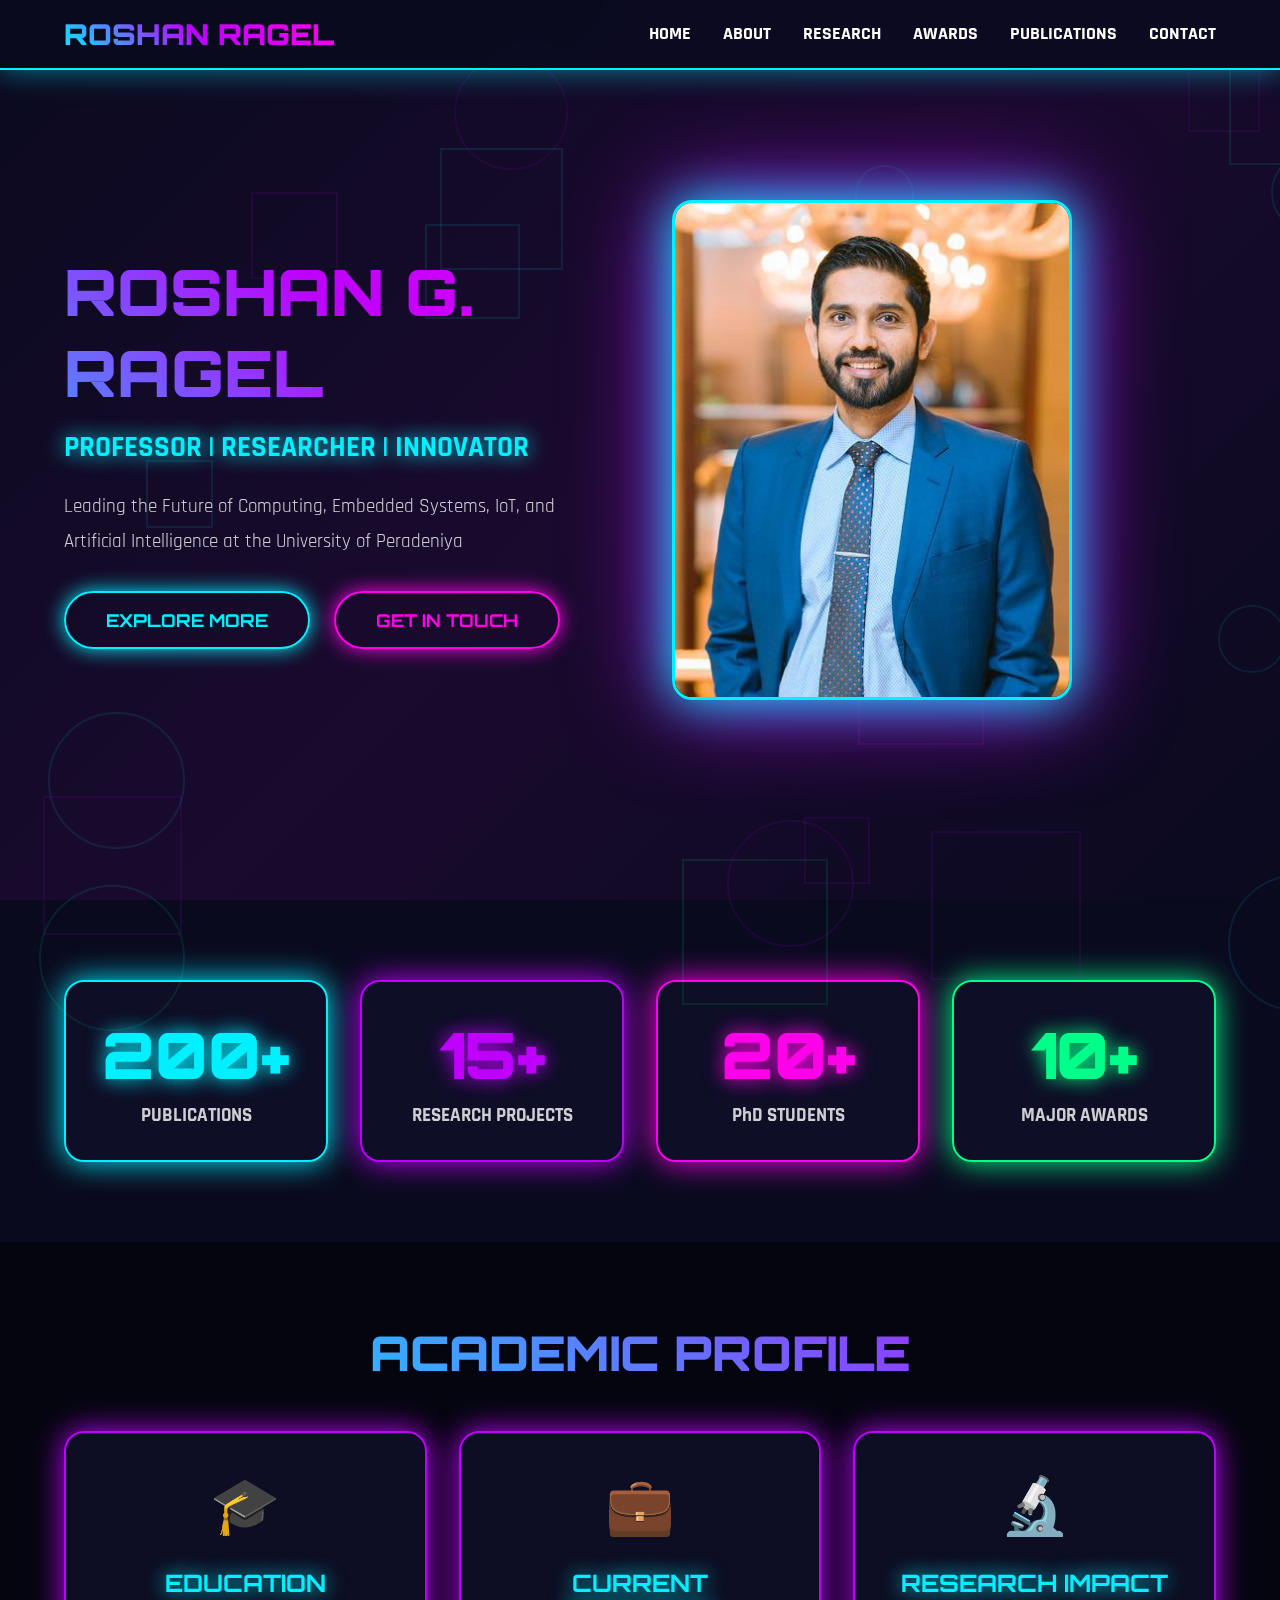
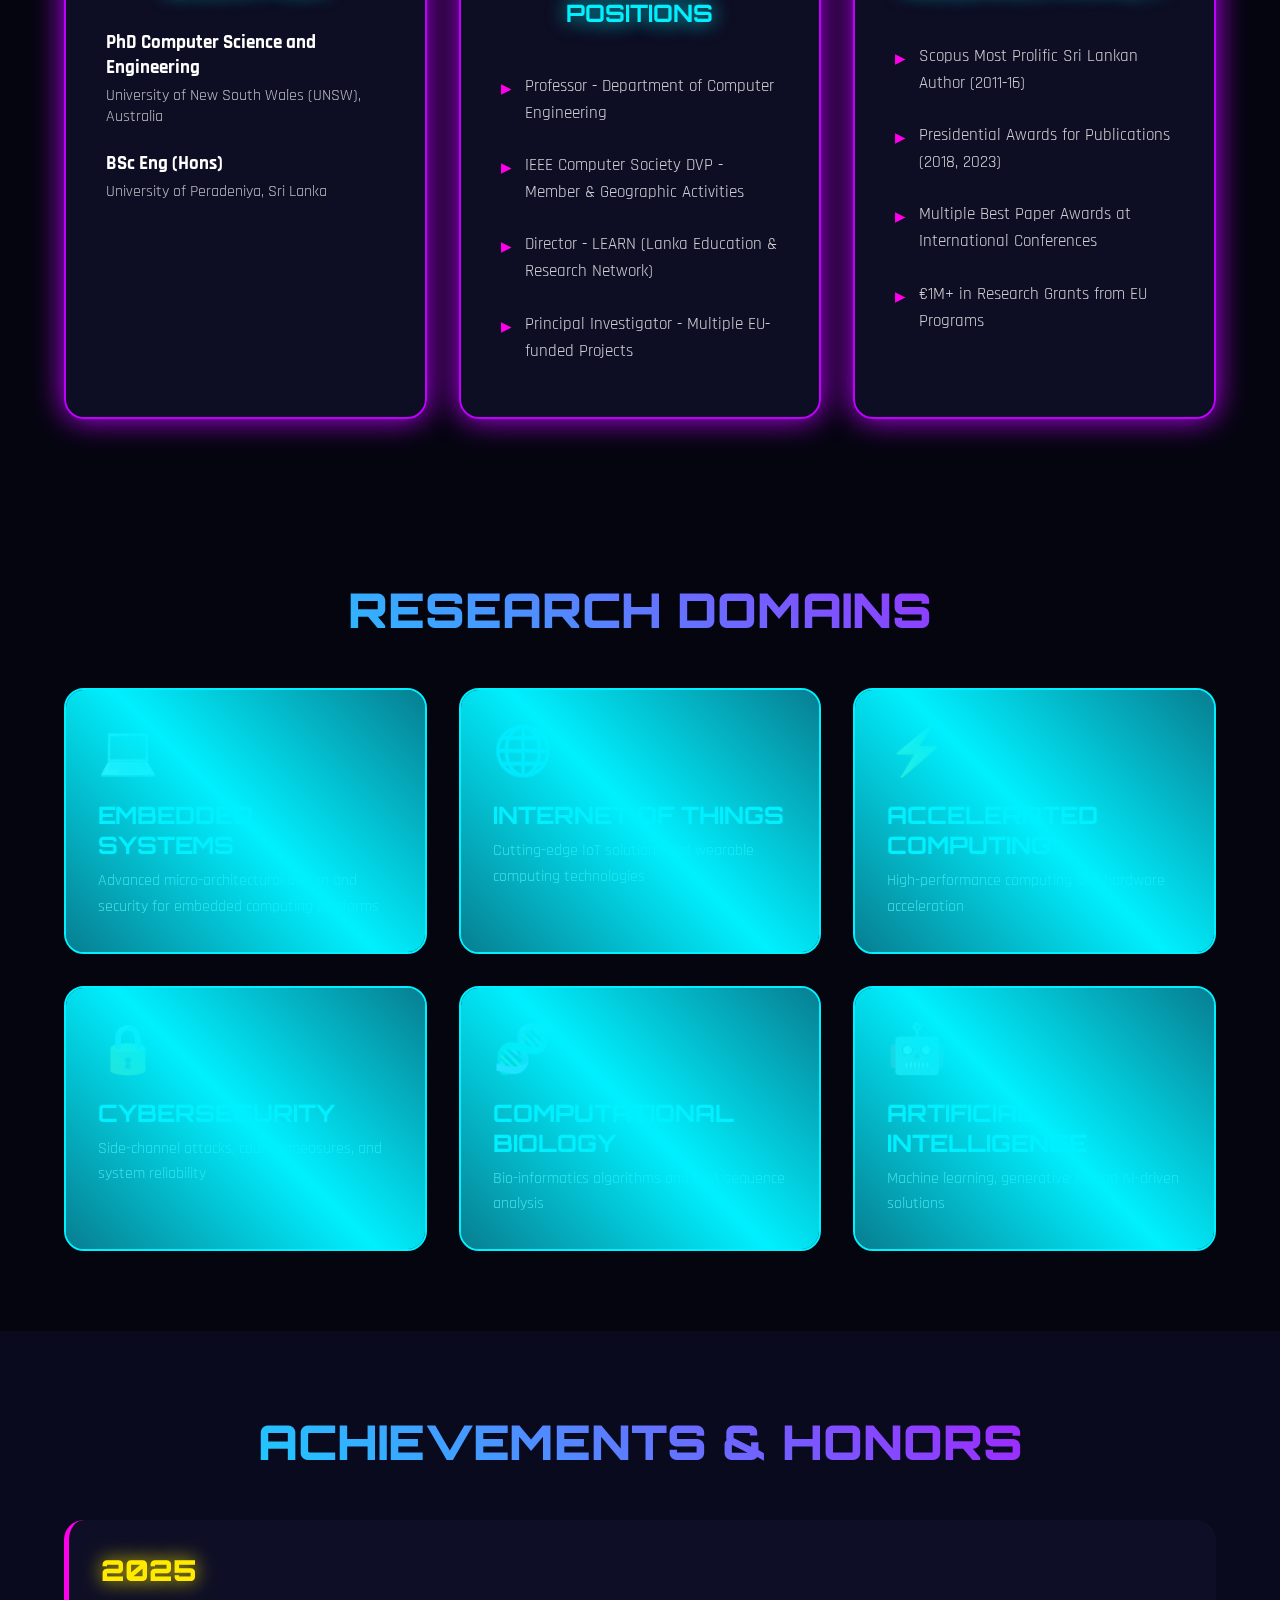
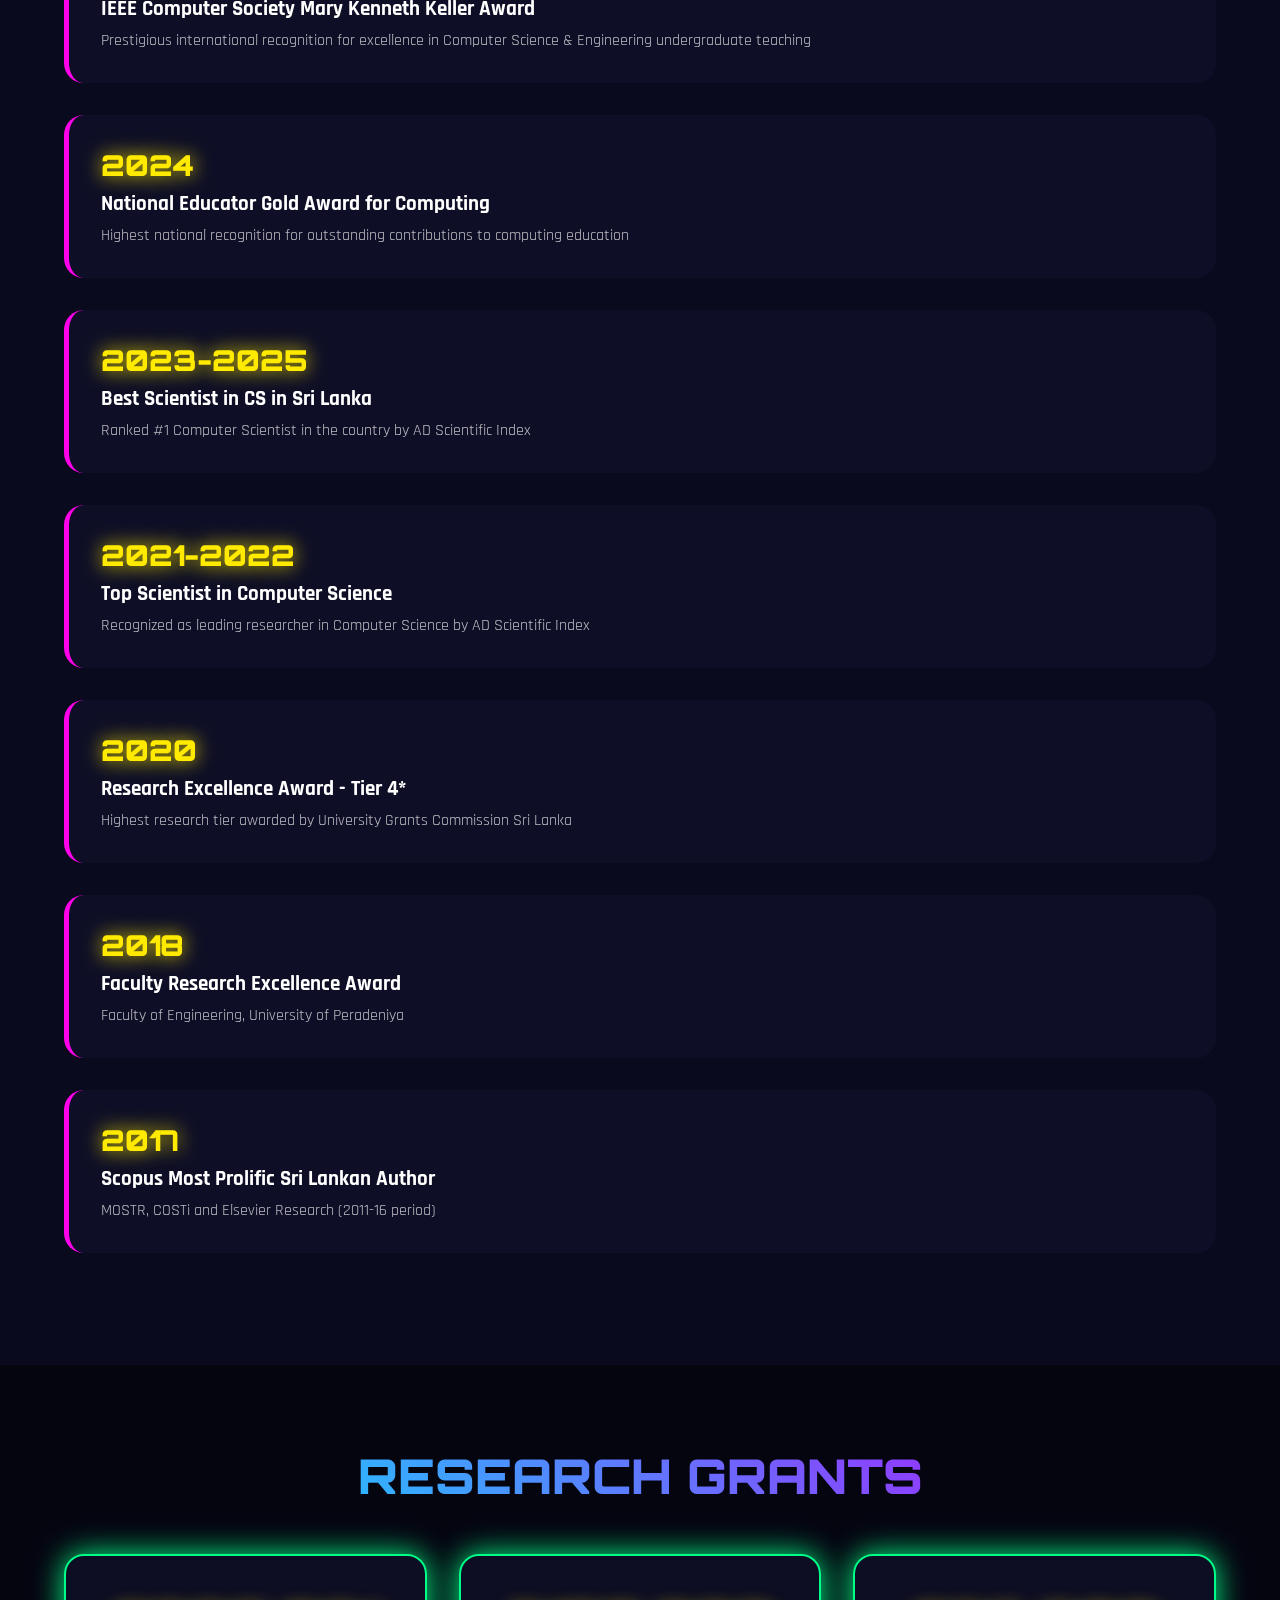
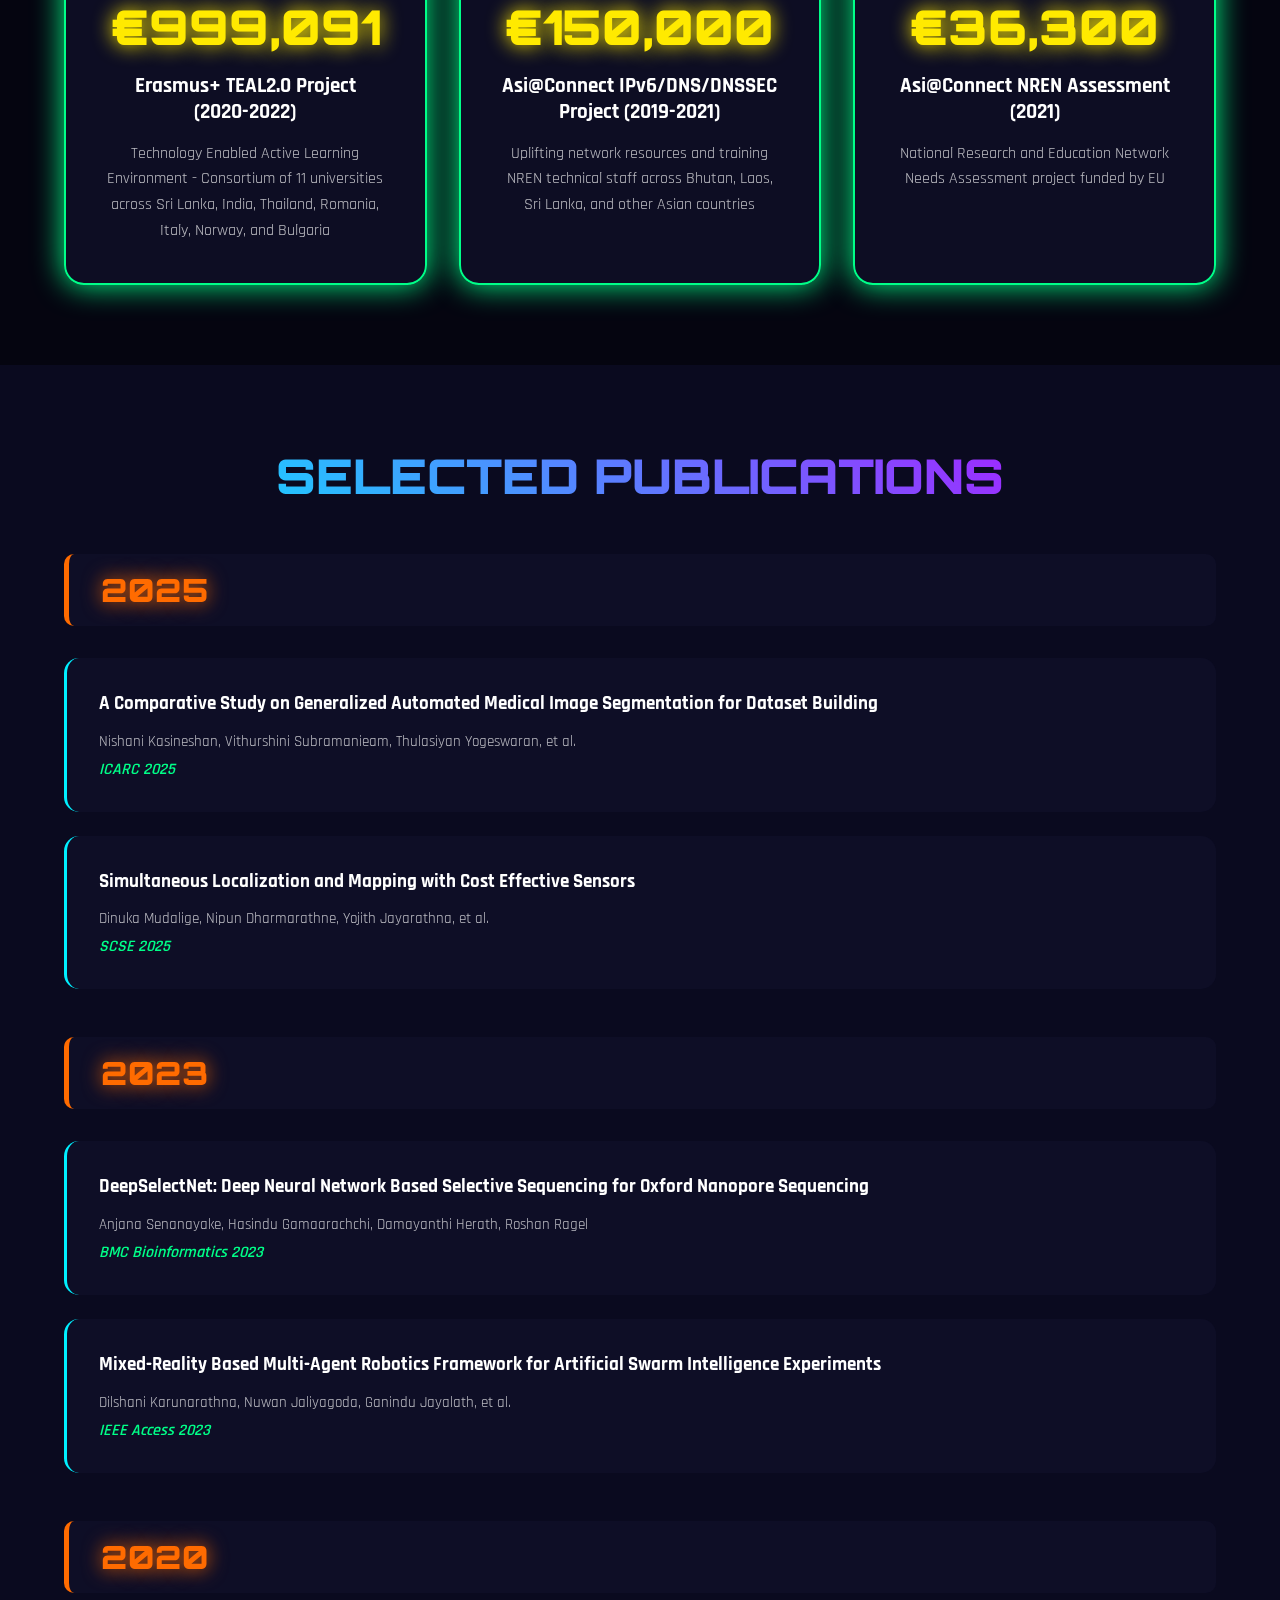
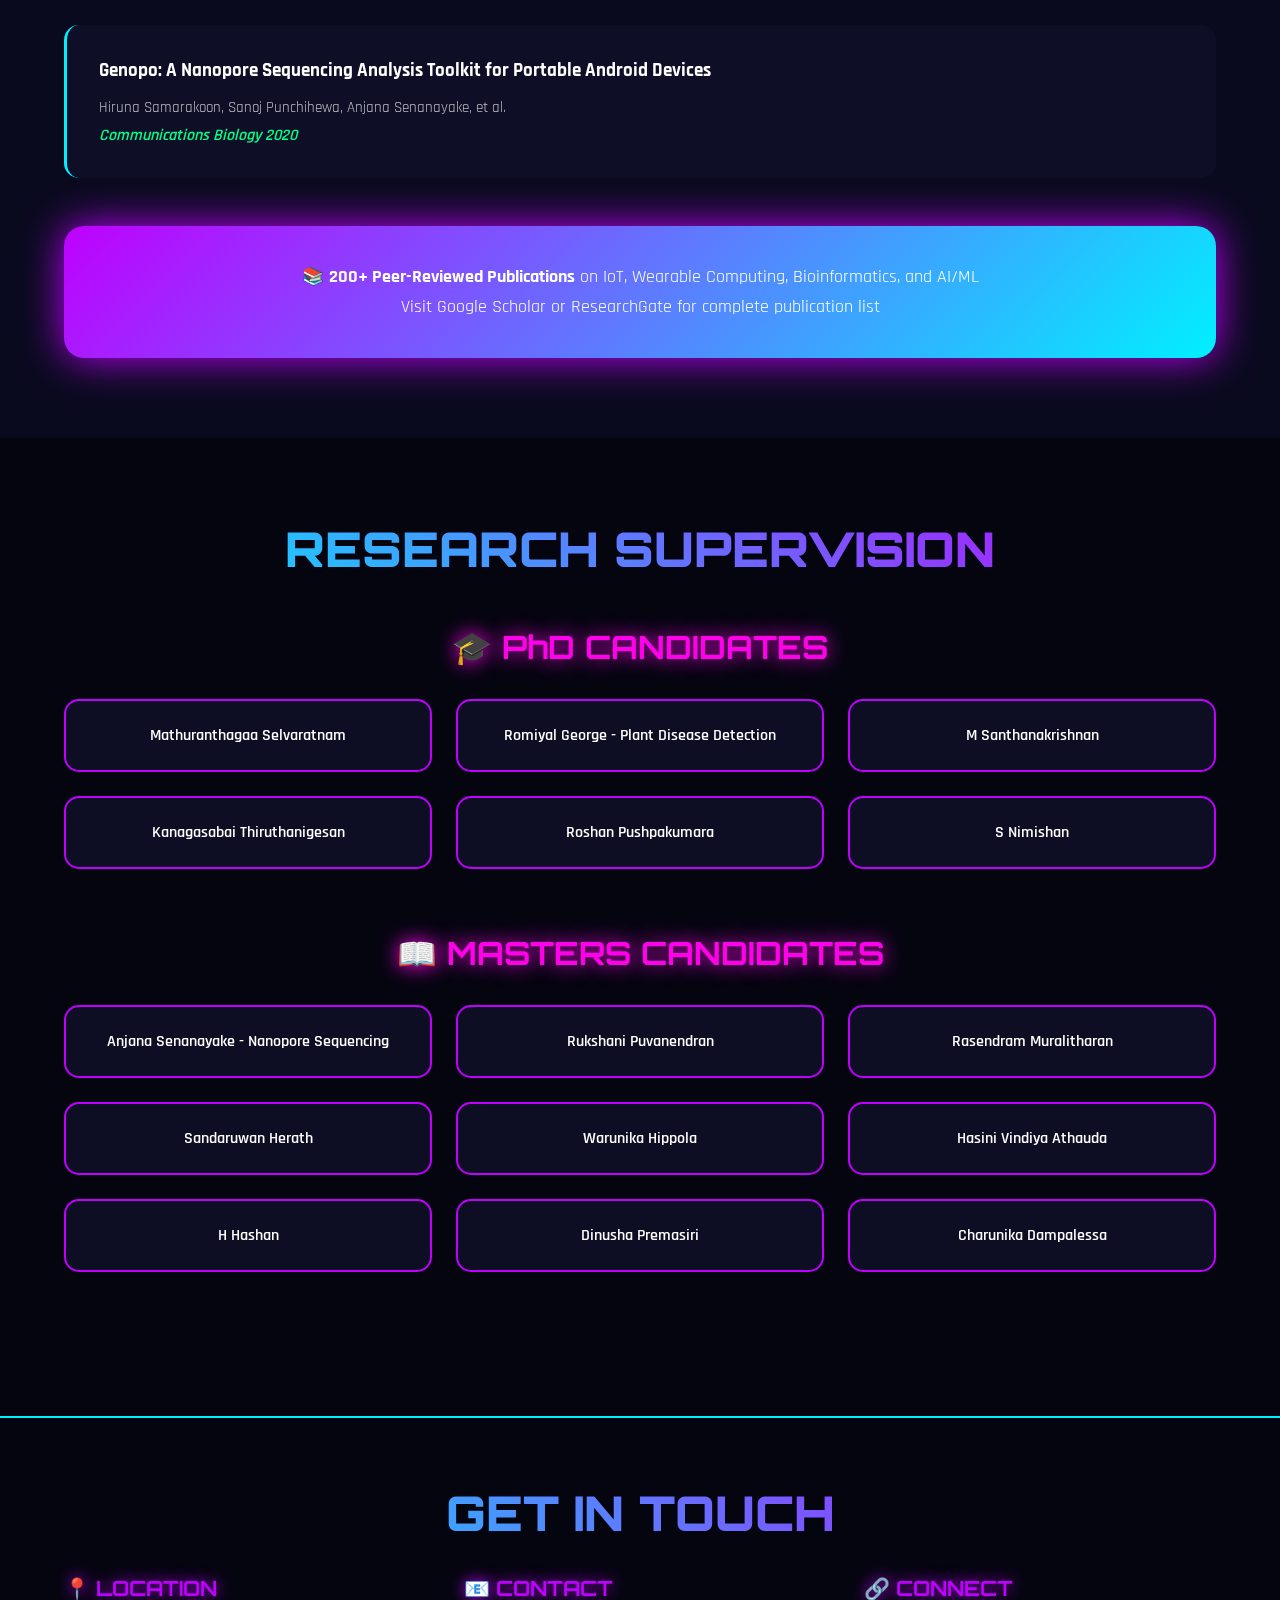
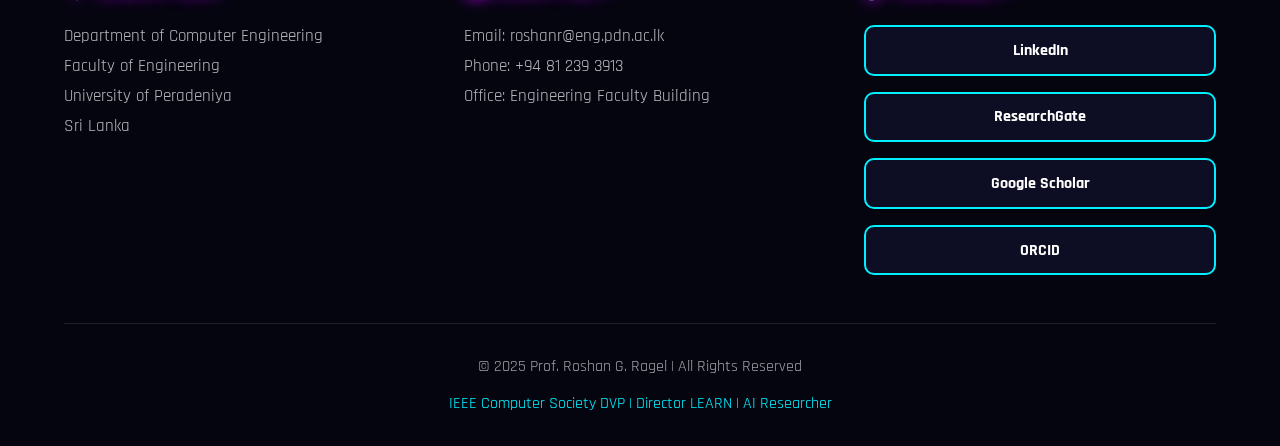
<file: index.html>
<!DOCTYPE html>
<html lang="en">
<head>
    <meta charset="UTF-8">
    <meta name="viewport" content="width=device-width, initial-scale=1.0">
    <title>Prof. Roshan G. Ragel - Tech Portfolio</title>
    <link href="https://fonts.googleapis.com/css2?family=Orbitron:wght@400;700;900&family=Rajdhani:wght@300;500;700&display=swap" rel="stylesheet">
    <style>
        :root {
            --neon-blue: #00f0ff;
            --neon-purple: #bf00ff;
            --neon-pink: #ff00ea;
            --neon-green: #00ff88;
            --neon-orange: #ff6b00;
            --neon-yellow: #ffea00;
            --dark-bg: #0a0a1f;
            --darker-bg: #050510;
            --card-bg: rgba(15, 15, 40, 0.8);
        }

        * {
            margin: 0;
            padding: 0;
            box-sizing: border-box;
        }

        body {
            font-family: 'Rajdhani', sans-serif;
            background: var(--dark-bg);
            color: white;
            overflow-x: hidden;
        }

        /* Animated Matrix Background */
        .matrix-bg {
            position: fixed;
            top: 0;
            left: 0;
            width: 100%;
            height: 100%;
            z-index: -1;
            background: linear-gradient(135deg, #0a0a1f 0%, #1a0a2e 50%, #0a0a1f 100%);
        }

        .matrix-rain {
            position: absolute;
            top: -100%;
            font-size: 14px;
            color: var(--neon-green);
            animation: rain 10s linear infinite;
            opacity: 0.3;
            text-shadow: 0 0 10px var(--neon-green);
        }

        @keyframes rain {
            to {
                top: 110%;
            }
        }

        /* Floating Geometric Shapes */
        .shape {
            position: fixed;
            opacity: 0.1;
            animation: float 20s infinite;
        }

        @keyframes float {
            0%, 100% {
                transform: translateY(0) rotate(0deg);
            }
            50% {
                transform: translateY(-100px) rotate(180deg);
            }
        }

        /* Neon Navigation */
        nav {
            position: fixed;
            top: 0;
            width: 100%;
            background: rgba(10, 10, 31, 0.9);
            backdrop-filter: blur(20px);
            z-index: 1000;
            padding: 1rem 5%;
            border-bottom: 2px solid var(--neon-blue);
            box-shadow: 0 0 30px rgba(0, 240, 255, 0.5);
        }

        .nav-content {
            display: flex;
            justify-content: space-between;
            align-items: center;
            max-width: 1400px;
            margin: 0 auto;
        }

        .logo {
            font-family: 'Orbitron', sans-serif;
            font-size: 1.8rem;
            font-weight: 900;
            background: linear-gradient(45deg, var(--neon-blue), var(--neon-purple), var(--neon-pink));
            -webkit-background-clip: text;
            -webkit-text-fill-color: transparent;
            animation: pulse 2s infinite;
        }

        @keyframes pulse {
            0%, 100% {
                filter: brightness(1);
            }
            50% {
                filter: brightness(1.5);
            }
        }

        .nav-links {
            display: flex;
            gap: 2rem;
            list-style: none;
        }

        .nav-links a {
            color: white;
            text-decoration: none;
            font-weight: 700;
            font-size: 1.1rem;
            position: relative;
            transition: all 0.3s;
        }

        .nav-links a::after {
            content: '';
            position: absolute;
            bottom: -5px;
            left: 0;
            width: 0;
            height: 2px;
            background: linear-gradient(90deg, var(--neon-blue), var(--neon-purple));
            transition: width 0.3s;
        }

        .nav-links a:hover {
            color: var(--neon-blue);
            text-shadow: 0 0 20px var(--neon-blue);
        }

        .nav-links a:hover::after {
            width: 100%;
        }

        /* Hero Section */
        .hero {
            min-height: 100vh;
            display: flex;
            align-items: center;
            justify-content: center;
            padding: 0 5%;
            position: relative;
            overflow: hidden;
        }

        .hero-content {
            max-width: 1400px;
            display: grid;
            grid-template-columns: 1fr 1fr;
            gap: 4rem;
            align-items: center;
            z-index: 1;
        }

        .hero-text h1 {
            font-family: 'Orbitron', sans-serif;
            font-size: 4rem;
            font-weight: 900;
            margin-bottom: 1rem;
            background: linear-gradient(45deg, var(--neon-blue), var(--neon-purple), var(--neon-pink), var(--neon-green));
            background-size: 300% 300%;
            -webkit-background-clip: text;
            -webkit-text-fill-color: transparent;
            animation: gradient 3s ease infinite;
        }

        @keyframes gradient {
            0% {
                background-position: 0% 50%;
            }
            50% {
                background-position: 100% 50%;
            }
            100% {
                background-position: 0% 50%;
            }
        }

        .hero-text h2 {
            font-size: 1.8rem;
            color: var(--neon-blue);
            margin-bottom: 1.5rem;
            text-shadow: 0 0 20px var(--neon-blue);
        }

        .hero-text p {
            font-size: 1.2rem;
            line-height: 1.8;
            margin-bottom: 2rem;
            color: rgba(255, 255, 255, 0.8);
        }

        .hero-buttons {
            display: flex;
            gap: 1.5rem;
        }

        .neon-btn {
            padding: 1rem 2.5rem;
            font-size: 1.1rem;
            font-weight: 700;
            text-decoration: none;
            border: 2px solid;
            border-radius: 50px;
            position: relative;
            overflow: hidden;
            transition: all 0.3s;
            font-family: 'Orbitron', sans-serif;
        }

        .neon-btn.primary {
            color: var(--neon-blue);
            border-color: var(--neon-blue);
            box-shadow: 0 0 20px var(--neon-blue);
        }

        .neon-btn.primary:hover {
            background: var(--neon-blue);
            color: var(--dark-bg);
            box-shadow: 0 0 40px var(--neon-blue);
            transform: translateY(-3px);
        }

        .neon-btn.secondary {
            color: var(--neon-pink);
            border-color: var(--neon-pink);
            box-shadow: 0 0 20px var(--neon-pink);
        }

        .neon-btn.secondary:hover {
            background: var(--neon-pink);
            color: var(--dark-bg);
            box-shadow: 0 0 40px var(--neon-pink);
            transform: translateY(-3px);
        }

        /* Profile Card 3D */
        .profile-3d {
            position: relative;
            perspective: 1000px;
        }

        .profile-card-3d {
            width: 400px;
            height: 500px;
            position: relative;
            transform-style: preserve-3d;
            animation: rotate3d 20s linear infinite;
        }

        @keyframes rotate3d {
            0% {
                transform: rotateY(0deg);
            }
            100% {
                transform: rotateY(360deg);
            }
        }

        .profile-card-3d img {
            width: 100%;
            height: 100%;
            object-fit: cover;
            border-radius: 20px;
            border: 3px solid var(--neon-blue);
            box-shadow: 0 0 50px var(--neon-blue), 0 0 100px var(--neon-purple);
        }

        /* Stats Section */
        .stats-section {
            padding: 5rem 5%;
            position: relative;
        }

        .stats-grid {
            max-width: 1400px;
            margin: 0 auto;
            display: grid;
            grid-template-columns: repeat(4, 1fr);
            gap: 2rem;
        }

        .stat-card {
            background: var(--card-bg);
            padding: 2rem;
            border-radius: 20px;
            border: 2px solid;
            text-align: center;
            position: relative;
            overflow: hidden;
            transition: all 0.3s;
        }

        .stat-card:nth-child(1) {
            border-color: var(--neon-blue);
            box-shadow: 0 0 30px var(--neon-blue);
        }

        .stat-card:nth-child(2) {
            border-color: var(--neon-purple);
            box-shadow: 0 0 30px var(--neon-purple);
        }

        .stat-card:nth-child(3) {
            border-color: var(--neon-pink);
            box-shadow: 0 0 30px var(--neon-pink);
        }

        .stat-card:nth-child(4) {
            border-color: var(--neon-green);
            box-shadow: 0 0 30px var(--neon-green);
        }

        .stat-card:hover {
            transform: translateY(-10px) scale(1.05);
        }

        .stat-number {
            font-family: 'Orbitron', sans-serif;
            font-size: 4rem;
            font-weight: 900;
            margin-bottom: 0.5rem;
        }

        .stat-card:nth-child(1) .stat-number {
            color: var(--neon-blue);
            text-shadow: 0 0 20px var(--neon-blue);
        }

        .stat-card:nth-child(2) .stat-number {
            color: var(--neon-purple);
            text-shadow: 0 0 20px var(--neon-purple);
        }

        .stat-card:nth-child(3) .stat-number {
            color: var(--neon-pink);
            text-shadow: 0 0 20px var(--neon-pink);
        }

        .stat-card:nth-child(4) .stat-number {
            color: var(--neon-green);
            text-shadow: 0 0 20px var(--neon-green);
        }

        .stat-label {
            font-size: 1.2rem;
            font-weight: 700;
            color: rgba(255, 255, 255, 0.8);
        }

        /* Skills Section */
        .skills-section {
            padding: 5rem 5%;
            background: var(--darker-bg);
        }

        .section-title {
            font-family: 'Orbitron', sans-serif;
            font-size: 3rem;
            font-weight: 900;
            text-align: center;
            margin-bottom: 3rem;
            background: linear-gradient(45deg, var(--neon-blue), var(--neon-purple));
            -webkit-background-clip: text;
            -webkit-text-fill-color: transparent;
        }

        .skills-grid {
            max-width: 1400px;
            margin: 0 auto;
            display: grid;
            grid-template-columns: repeat(3, 1fr);
            gap: 2rem;
        }

        .skill-card {
            background: var(--card-bg);
            padding: 2rem;
            border-radius: 20px;
            border: 2px solid var(--neon-blue);
            transition: all 0.3s;
            position: relative;
            overflow: hidden;
        }

        .skill-card::before {
            content: '';
            position: absolute;
            top: -50%;
            left: -50%;
            width: 200%;
            height: 200%;
            background: linear-gradient(45deg, transparent, var(--neon-blue), transparent);
            animation: scanline 3s linear infinite;
        }

        @keyframes scanline {
            0% {
                transform: translateX(-100%) translateY(-100%) rotate(45deg);
            }
            100% {
                transform: translateX(100%) translateY(100%) rotate(45deg);
            }
        }

        .skill-card:hover {
            border-color: var(--neon-purple);
            box-shadow: 0 0 40px var(--neon-purple);
            transform: scale(1.05);
        }

        .skill-icon {
            font-size: 3rem;
            margin-bottom: 1rem;
        }

        .skill-name {
            font-family: 'Orbitron', sans-serif;
            font-size: 1.5rem;
            font-weight: 700;
            color: var(--neon-blue);
            margin-bottom: 0.5rem;
        }

        .skill-desc {
            color: rgba(255, 255, 255, 0.7);
            line-height: 1.6;
        }

        /* Awards Section */
        .awards-section {
            padding: 5rem 5%;
        }

        /* About Section */
        .about-section {
            padding: 5rem 5%;
            background: var(--darker-bg);
        }

        .about-container {
            max-width: 1400px;
            margin: 0 auto;
            display: grid;
            grid-template-columns: repeat(3, 1fr);
            gap: 2rem;
        }

        .about-card {
            background: var(--card-bg);
            padding: 2.5rem;
            border-radius: 20px;
            border: 2px solid var(--neon-purple);
            box-shadow: 0 0 30px var(--neon-purple);
            transition: all 0.3s;
        }

        .about-card:hover {
            transform: translateY(-10px);
            box-shadow: 0 0 50px var(--neon-purple);
        }

        .about-icon {
            font-size: 3.5rem;
            text-align: center;
            margin-bottom: 1.5rem;
        }

        .about-card h3 {
            font-family: 'Orbitron', sans-serif;
            font-size: 1.5rem;
            text-align: center;
            color: var(--neon-blue);
            text-shadow: 0 0 20px var(--neon-blue);
            margin-bottom: 2rem;
        }

        .education-item {
            margin-bottom: 1.5rem;
        }

        .degree {
            font-size: 1.2rem;
            font-weight: 700;
            color: white;
            margin-bottom: 0.3rem;
        }

        .institution {
            color: rgba(255, 255, 255, 0.7);
            font-size: 1rem;
        }

        .position-list {
            list-style: none;
        }

        .position-list li {
            padding: 0.8rem 0;
            padding-left: 1.5rem;
            position: relative;
            color: rgba(255, 255, 255, 0.8);
            font-size: 1.05rem;
            line-height: 1.6;
        }

        .position-list li::before {
            content: '▸';
            position: absolute;
            left: 0;
            color: var(--neon-pink);
            font-size: 1.3rem;
        }

        /* Grants Section */
        .grants-section {
            padding: 5rem 5%;
            background: var(--darker-bg);
        }

        .grants-container {
            max-width: 1400px;
            margin: 0 auto;
            display: grid;
            grid-template-columns: repeat(3, 1fr);
            gap: 2rem;
        }

        .grant-card {
            background: var(--card-bg);
            padding: 2.5rem;
            border-radius: 20px;
            border: 2px solid var(--neon-green);
            box-shadow: 0 0 30px var(--neon-green);
            transition: all 0.3s;
            text-align: center;
        }

        .grant-card:hover {
            transform: scale(1.05);
            box-shadow: 0 0 50px var(--neon-green);
        }

        .grant-amount {
            font-family: 'Orbitron', sans-serif;
            font-size: 3rem;
            font-weight: 900;
            color: var(--neon-yellow);
            text-shadow: 0 0 20px var(--neon-yellow);
            margin-bottom: 1rem;
        }

        .grant-title {
            font-size: 1.3rem;
            font-weight: 700;
            color: white;
            margin-bottom: 1rem;
        }

        .grant-desc {
            color: rgba(255, 255, 255, 0.7);
            line-height: 1.6;
        }

        /* Publications Section */
        .publications-section {
            padding: 5rem 5%;
        }

        .publications-container {
            max-width: 1200px;
            margin: 0 auto;
        }

        .pub-year-banner {
            font-family: 'Orbitron', sans-serif;
            font-size: 2rem;
            font-weight: 900;
            color: var(--neon-orange);
            text-shadow: 0 0 20px var(--neon-orange);
            margin: 3rem 0 2rem 0;
            padding: 1rem 2rem;
            background: var(--card-bg);
            border-left: 5px solid var(--neon-orange);
            border-radius: 10px;
        }

        .pub-item {
            background: var(--card-bg);
            padding: 2rem;
            margin-bottom: 1.5rem;
            border-radius: 15px;
            border-left: 3px solid var(--neon-blue);
            transition: all 0.3s;
        }

        .pub-item:hover {
            border-left-width: 8px;
            transform: translateX(10px);
            box-shadow: 0 0 30px var(--neon-blue);
        }

        .pub-title {
            font-size: 1.2rem;
            font-weight: 700;
            color: white;
            margin-bottom: 0.8rem;
            line-height: 1.5;
        }

        .pub-authors {
            color: rgba(255, 255, 255, 0.7);
            margin-bottom: 0.5rem;
            font-size: 0.95rem;
        }

        .pub-venue {
            color: var(--neon-green);
            font-weight: 600;
            font-style: italic;
        }

        .pub-note {
            background: linear-gradient(135deg, var(--neon-purple), var(--neon-blue));
            padding: 2rem;
            border-radius: 20px;
            text-align: center;
            margin-top: 3rem;
            box-shadow: 0 0 40px var(--neon-purple);
        }

        .pub-note p {
            margin: 0.5rem 0;
            font-size: 1.1rem;
        }

        /* Students Section */
        .students-section {
            padding: 5rem 5%;
            background: var(--darker-bg);
        }

        .students-container {
            max-width: 1400px;
            margin: 0 auto;
        }

        .students-category {
            margin-bottom: 4rem;
        }

        .students-category h3 {
            font-family: 'Orbitron', sans-serif;
            font-size: 2rem;
            color: var(--neon-pink);
            text-shadow: 0 0 20px var(--neon-pink);
            margin-bottom: 2rem;
            text-align: center;
        }

        .student-grid {
            display: grid;
            grid-template-columns: repeat(3, 1fr);
            gap: 1.5rem;
        }

        .student-item {
            background: var(--card-bg);
            padding: 1.5rem;
            border-radius: 15px;
            border: 2px solid var(--neon-purple);
            text-align: center;
            font-weight: 600;
            color: white;
            transition: all 0.3s;
        }

        .student-item:hover {
            border-color: var(--neon-pink);
            box-shadow: 0 0 30px var(--neon-pink);
            transform: scale(1.05);
        }

        .awards-section {
            padding: 5rem 5%;
        }

        .awards-container {
            max-width: 1400px;
            margin: 0 auto;
        }

        .award-item {
            background: var(--card-bg);
            padding: 2rem;
            margin-bottom: 2rem;
            border-radius: 20px;
            border-left: 5px solid var(--neon-pink);
            position: relative;
            transition: all 0.3s;
        }

        .award-item:hover {
            border-left-width: 10px;
            box-shadow: 0 0 40px var(--neon-pink);
            transform: translateX(10px);
        }

        .award-year {
            font-family: 'Orbitron', sans-serif;
            font-size: 1.8rem;
            font-weight: 900;
            color: var(--neon-yellow);
            text-shadow: 0 0 20px var(--neon-yellow);
            margin-bottom: 0.5rem;
        }

        .award-title {
            font-size: 1.3rem;
            font-weight: 700;
            color: white;
            margin-bottom: 0.5rem;
        }

        .award-desc {
            color: rgba(255, 255, 255, 0.7);
        }

        /* Footer */
        footer {
            background: var(--darker-bg);
            padding: 4rem 5% 2rem 5%;
            text-align: center;
            border-top: 2px solid var(--neon-blue);
        }

        .footer-content {
            max-width: 1400px;
            margin: 0 auto 3rem auto;
            display: grid;
            grid-template-columns: repeat(3, 1fr);
            gap: 3rem;
            text-align: left;
        }

        .footer-section h3 {
            font-family: 'Orbitron', sans-serif;
            font-size: 1.3rem;
            color: var(--neon-purple);
            text-shadow: 0 0 15px var(--neon-purple);
            margin-bottom: 1.5rem;
        }

        .footer-section p {
            color: rgba(255, 255, 255, 0.7);
            font-size: 1.05rem;
            margin: 0.5rem 0;
        }

        .social-links-footer {
            display: flex;
            flex-direction: column;
            gap: 1rem;
        }

        .social-btn {
            padding: 0.8rem 1.5rem;
            background: var(--card-bg);
            border: 2px solid var(--neon-blue);
            border-radius: 10px;
            color: white;
            text-decoration: none;
            font-weight: 700;
            transition: all 0.3s;
            text-align: center;
        }

        .social-btn:hover {
            background: var(--neon-blue);
            color: var(--dark-bg);
            box-shadow: 0 0 30px var(--neon-blue);
            transform: translateX(10px);
        }

        .footer-bottom {
            border-top: 1px solid rgba(255, 255, 255, 0.1);
            padding-top: 2rem;
            margin-top: 2rem;
        }

        footer p {
            color: rgba(255, 255, 255, 0.6);
            font-size: 1rem;
        }

        /* Responsive */
        @media (max-width: 1024px) {
            .hero-content {
                grid-template-columns: 1fr;
                text-align: center;
            }

            .stats-grid,
            .skills-grid,
            .about-container,
            .grants-container {
                grid-template-columns: repeat(2, 1fr);
            }

            .student-grid {
                grid-template-columns: repeat(2, 1fr);
            }

            .profile-card-3d {
                margin: 0 auto;
            }
        }

        @media (max-width: 768px) {
            .hero-text h1 {
                font-size: 2.5rem;
            }

            .stats-grid,
            .skills-grid,
            .about-container,
            .grants-container,
            .student-grid {
                grid-template-columns: 1fr;
            }

            .nav-links {
                display: none;
            }

            .logo {
                font-size: 1.3rem;
            }
        }
    </style>
</head>
<body>
    <!-- Matrix Background -->
    <div class="matrix-bg">
        <script>
            // Create matrix rain effect
            for (let i = 0; i < 30; i++) {
                let rain = document.createElement('div');
                rain.className = 'matrix-rain';
                rain.style.left = Math.random() * 100 + '%';
                rain.style.animationDuration = (Math.random() * 5 + 5) + 's';
                rain.style.animationDelay = Math.random() * 5 + 's';
                rain.textContent = '01010101';
                document.querySelector('.matrix-bg').appendChild(rain);
            }
        </script>
    </div>

    <!-- Navigation -->
    <nav>
        <div class="nav-content">
            <div class="logo">ROSHAN RAGEL</div>
            <ul class="nav-links">
                <li><a href="#home">HOME</a></li>
                <li><a href="#about">ABOUT</a></li>
                <li><a href="#skills">RESEARCH</a></li>
                <li><a href="#awards">AWARDS</a></li>
                <li><a href="#publications">PUBLICATIONS</a></li>
                <li><a href="#contact">CONTACT</a></li>
            </ul>
        </div>
    </nav>

    <!-- Hero Section -->
    <section class="hero" id="home">
        <div class="hero-content">
            <div class="hero-text">
                <h1>ROSHAN G. RAGEL</h1>
                <h2>PROFESSOR | RESEARCHER | INNOVATOR</h2>
                <p>Leading the Future of Computing, Embedded Systems, IoT, and Artificial Intelligence at the University of Peradeniya</p>
                <div class="hero-buttons">
                    <a href="#about" class="neon-btn primary">EXPLORE MORE</a>
                    <a href="#contact" class="neon-btn secondary">GET IN TOUCH</a>
                </div>
            </div>
            <div class="profile-3d">
                <div class="profile-card-3d">
                    <img src="roshan-ragel-photo.jpeg" alt="Prof. Roshan G. Ragel">
                </div>
            </div>
        </div>
    </section>

    <!-- Stats Section -->
    <section class="stats-section">
        <div class="stats-grid">
            <div class="stat-card">
                <div class="stat-number">200+</div>
                <div class="stat-label">PUBLICATIONS</div>
            </div>
            <div class="stat-card">
                <div class="stat-number">15+</div>
                <div class="stat-label">RESEARCH PROJECTS</div>
            </div>
            <div class="stat-card">
                <div class="stat-number">20+</div>
                <div class="stat-label">PhD STUDENTS</div>
            </div>
            <div class="stat-card">
                <div class="stat-number">10+</div>
                <div class="stat-label">MAJOR AWARDS</div>
            </div>
        </div>
    </section>

    <!-- About Section -->
    <section class="about-section" id="about">
        <h2 class="section-title">ACADEMIC PROFILE</h2>
        <div class="about-container">
            <div class="about-card">
                <div class="about-icon">🎓</div>
                <h3>EDUCATION</h3>
                <div class="education-item">
                    <div class="degree">PhD Computer Science and Engineering</div>
                    <div class="institution">University of New South Wales (UNSW), Australia</div>
                </div>
                <div class="education-item">
                    <div class="degree">BSc Eng (Hons)</div>
                    <div class="institution">University of Peradeniya, Sri Lanka</div>
                </div>
            </div>

            <div class="about-card">
                <div class="about-icon">💼</div>
                <h3>CURRENT POSITIONS</h3>
                <ul class="position-list">
                    <li>Professor - Department of Computer Engineering</li>
                    <li>IEEE Computer Society DVP - Member & Geographic Activities</li>
                    <li>Director - LEARN (Lanka Education & Research Network)</li>
                    <li>Principal Investigator - Multiple EU-funded Projects</li>
                </ul>
            </div>

            <div class="about-card">
                <div class="about-icon">🔬</div>
                <h3>RESEARCH IMPACT</h3>
                <ul class="position-list">
                    <li>Scopus Most Prolific Sri Lankan Author (2011-16)</li>
                    <li>Presidential Awards for Publications (2018, 2023)</li>
                    <li>Multiple Best Paper Awards at International Conferences</li>
                    <li>€1M+ in Research Grants from EU Programs</li>
                </ul>
            </div>
        </div>
    </section>

    <!-- Skills Section -->
    <section class="skills-section" id="skills">
        <h2 class="section-title">RESEARCH DOMAINS</h2>
        <div class="skills-grid">
            <div class="skill-card">
                <div class="skill-icon">💻</div>
                <div class="skill-name">EMBEDDED SYSTEMS</div>
                <div class="skill-desc">Advanced micro-architectural design and security for embedded computing platforms</div>
            </div>
            <div class="skill-card">
                <div class="skill-icon">🌐</div>
                <div class="skill-name">INTERNET OF THINGS</div>
                <div class="skill-desc">Cutting-edge IoT solutions and wearable computing technologies</div>
            </div>
            <div class="skill-card">
                <div class="skill-icon">⚡</div>
                <div class="skill-name">ACCELERATED COMPUTING</div>
                <div class="skill-desc">High-performance computing and hardware acceleration</div>
            </div>
            <div class="skill-card">
                <div class="skill-icon">🔒</div>
                <div class="skill-name">CYBERSECURITY</div>
                <div class="skill-desc">Side-channel attacks, countermeasures, and system reliability</div>
            </div>
            <div class="skill-card">
                <div class="skill-icon">🧬</div>
                <div class="skill-name">COMPUTATIONAL BIOLOGY</div>
                <div class="skill-desc">Bio-informatics algorithms and DNA sequence analysis</div>
            </div>
            <div class="skill-card">
                <div class="skill-icon">🤖</div>
                <div class="skill-name">ARTIFICIAL INTELLIGENCE</div>
                <div class="skill-desc">Machine learning, generative AI, and AI-driven solutions</div>
            </div>
        </div>
    </section>

    <!-- Awards Section -->
    <section class="awards-section" id="awards">
        <h2 class="section-title">ACHIEVEMENTS & HONORS</h2>
        <div class="awards-container">
            <div class="award-item">
                <div class="award-year">2025</div>
                <div class="award-title">IEEE Computer Society Mary Kenneth Keller Award</div>
                <div class="award-desc">Prestigious international recognition for excellence in Computer Science & Engineering undergraduate teaching</div>
            </div>
            <div class="award-item">
                <div class="award-year">2024</div>
                <div class="award-title">National Educator Gold Award for Computing</div>
                <div class="award-desc">Highest national recognition for outstanding contributions to computing education</div>
            </div>
            <div class="award-item">
                <div class="award-year">2023-2025</div>
                <div class="award-title">Best Scientist in CS in Sri Lanka</div>
                <div class="award-desc">Ranked #1 Computer Scientist in the country by AD Scientific Index</div>
            </div>
            <div class="award-item">
                <div class="award-year">2021-2022</div>
                <div class="award-title">Top Scientist in Computer Science</div>
                <div class="award-desc">Recognized as leading researcher in Computer Science by AD Scientific Index</div>
            </div>
            <div class="award-item">
                <div class="award-year">2020</div>
                <div class="award-title">Research Excellence Award - Tier 4*</div>
                <div class="award-desc">Highest research tier awarded by University Grants Commission Sri Lanka</div>
            </div>
            <div class="award-item">
                <div class="award-year">2018</div>
                <div class="award-title">Faculty Research Excellence Award</div>
                <div class="award-desc">Faculty of Engineering, University of Peradeniya</div>
            </div>
            <div class="award-item">
                <div class="award-year">2017</div>
                <div class="award-title">Scopus Most Prolific Sri Lankan Author</div>
                <div class="award-desc">MOSTR, COSTi and Elsevier Research (2011-16 period)</div>
            </div>
        </div>
    </section>

    <!-- Grants Section -->
    <section class="grants-section">
        <h2 class="section-title">RESEARCH GRANTS</h2>
        <div class="grants-container">
            <div class="grant-card">
                <div class="grant-amount">€999,091</div>
                <div class="grant-title">Erasmus+ TEAL2.0 Project (2020-2022)</div>
                <div class="grant-desc">Technology Enabled Active Learning Environment - Consortium of 11 universities across Sri Lanka, India, Thailand, Romania, Italy, Norway, and Bulgaria</div>
            </div>
            <div class="grant-card">
                <div class="grant-amount">€150,000</div>
                <div class="grant-title">Asi@Connect IPv6/DNS/DNSSEC Project (2019-2021)</div>
                <div class="grant-desc">Uplifting network resources and training NREN technical staff across Bhutan, Laos, Sri Lanka, and other Asian countries</div>
            </div>
            <div class="grant-card">
                <div class="grant-amount">€36,300</div>
                <div class="grant-title">Asi@Connect NREN Assessment (2021)</div>
                <div class="grant-desc">National Research and Education Network Needs Assessment project funded by EU</div>
            </div>
        </div>
    </section>

    <!-- Publications Section -->
    <section class="publications-section" id="publications">
        <h2 class="section-title">SELECTED PUBLICATIONS</h2>
        <div class="publications-container">
            <div class="pub-year-banner">2025</div>
            <div class="pub-item">
                <div class="pub-title">A Comparative Study on Generalized Automated Medical Image Segmentation for Dataset Building</div>
                <div class="pub-authors">Nishani Kasineshan, Vithurshini Subramanieam, Thulasiyan Yogeswaran, et al.</div>
                <div class="pub-venue">ICARC 2025</div>
            </div>
            <div class="pub-item">
                <div class="pub-title">Simultaneous Localization and Mapping with Cost Effective Sensors</div>
                <div class="pub-authors">Dinuka Mudalige, Nipun Dharmarathne, Yojith Jayarathna, et al.</div>
                <div class="pub-venue">SCSE 2025</div>
            </div>

            <div class="pub-year-banner">2023</div>
            <div class="pub-item">
                <div class="pub-title">DeepSelectNet: Deep Neural Network Based Selective Sequencing for Oxford Nanopore Sequencing</div>
                <div class="pub-authors">Anjana Senanayake, Hasindu Gamaarachchi, Damayanthi Herath, Roshan Ragel</div>
                <div class="pub-venue">BMC Bioinformatics 2023</div>
            </div>
            <div class="pub-item">
                <div class="pub-title">Mixed-Reality Based Multi-Agent Robotics Framework for Artificial Swarm Intelligence Experiments</div>
                <div class="pub-authors">Dilshani Karunarathna, Nuwan Jaliyagoda, Ganindu Jayalath, et al.</div>
                <div class="pub-venue">IEEE Access 2023</div>
            </div>

            <div class="pub-year-banner">2020</div>
            <div class="pub-item">
                <div class="pub-title">Genopo: A Nanopore Sequencing Analysis Toolkit for Portable Android Devices</div>
                <div class="pub-authors">Hiruna Samarakoon, Sanoj Punchihewa, Anjana Senanayake, et al.</div>
                <div class="pub-venue">Communications Biology 2020</div>
            </div>

            <div class="pub-note">
                <p>📚 <strong>200+ Peer-Reviewed Publications</strong> on IoT, Wearable Computing, Bioinformatics, and AI/ML</p>
                <p>Visit Google Scholar or ResearchGate for complete publication list</p>
            </div>
        </div>
    </section>

    <!-- Students Section -->
    <section class="students-section">
        <h2 class="section-title">RESEARCH SUPERVISION</h2>
        <div class="students-container">
            <div class="students-category">
                <h3>🎓 PhD CANDIDATES</h3>
                <div class="student-grid">
                    <div class="student-item">Mathuranthagaa Selvaratnam</div>
                    <div class="student-item">Romiyal George - Plant Disease Detection</div>
                    <div class="student-item">M Santhanakrishnan</div>
                    <div class="student-item">Kanagasabai Thiruthanigesan</div>
                    <div class="student-item">Roshan Pushpakumara</div>
                    <div class="student-item">S Nimishan</div>
                </div>
            </div>

            <div class="students-category">
                <h3>📖 MASTERS CANDIDATES</h3>
                <div class="student-grid">
                    <div class="student-item">Anjana Senanayake - Nanopore Sequencing</div>
                    <div class="student-item">Rukshani Puvanendran</div>
                    <div class="student-item">Rasendram Muralitharan</div>
                    <div class="student-item">Sandaruwan Herath</div>
                    <div class="student-item">Warunika Hippola</div>
                    <div class="student-item">Hasini Vindiya Athauda</div>
                    <div class="student-item">H Hashan</div>
                    <div class="student-item">Dinusha Premasiri</div>
                    <div class="student-item">Charunika Dampalessa</div>
                </div>
            </div>
        </div>
    </section>

    <!-- Footer -->
    <footer id="contact">
        <h2 class="section-title" style="margin-bottom: 2rem;">GET IN TOUCH</h2>
        <div class="footer-content">
            <div class="footer-section">
                <h3>📍 LOCATION</h3>
                <p>Department of Computer Engineering</p>
                <p>Faculty of Engineering</p>
                <p>University of Peradeniya</p>
                <p>Sri Lanka</p>
            </div>
            <div class="footer-section">
                <h3>📧 CONTACT</h3>
                <p>Email: roshanr@eng.pdn.ac.lk</p>
                <p>Phone: +94 81 239 3913</p>
                <p>Office: Engineering Faculty Building</p>
            </div>
            <div class="footer-section">
                <h3>🔗 CONNECT</h3>
                <div class="social-links-footer">
                    <a href="#" class="social-btn">LinkedIn</a>
                    <a href="#" class="social-btn">ResearchGate</a>
                    <a href="#" class="social-btn">Google Scholar</a>
                    <a href="#" class="social-btn">ORCID</a>
                </div>
            </div>
        </div>
        <div class="footer-bottom">
            <p>© 2025 Prof. Roshan G. Ragel | All Rights Reserved</p>
            <p style="margin-top: 1rem; color: var(--neon-blue);">IEEE Computer Society DVP | Director LEARN | AI Researcher</p>
        </div>
    </footer>

    <script>
        // Smooth scrolling
        document.querySelectorAll('a[href^="#"]').forEach(anchor => {
            anchor.addEventListener('click', function (e) {
                e.preventDefault();
                const target = document.querySelector(this.getAttribute('href'));
                if (target) {
                    target.scrollIntoView({
                        behavior: 'smooth',
                        block: 'start'
                    });
                }
            });
        });

        // Add floating shapes
        for (let i = 0; i < 20; i++) {
            let shape = document.createElement('div');
            shape.className = 'shape';
            shape.style.left = Math.random() * 100 + '%';
            shape.style.top = Math.random() * 100 + '%';
            shape.style.width = (Math.random() * 100 + 50) + 'px';
            shape.style.height = shape.style.width;
            shape.style.border = '2px solid';
            let colors = ['var(--neon-blue)', 'var(--neon-purple)', 'var(--neon-pink)', 'var(--neon-green)'];
            shape.style.borderColor = colors[Math.floor(Math.random() * colors.length)];
            shape.style.borderRadius = Math.random() > 0.5 ? '50%' : '0';
            shape.style.animationDuration = (Math.random() * 10 + 10) + 's';
            shape.style.animationDelay = Math.random() * 5 + 's';
            document.body.appendChild(shape);
        }
    </script>
</body>
</html>
</file>
